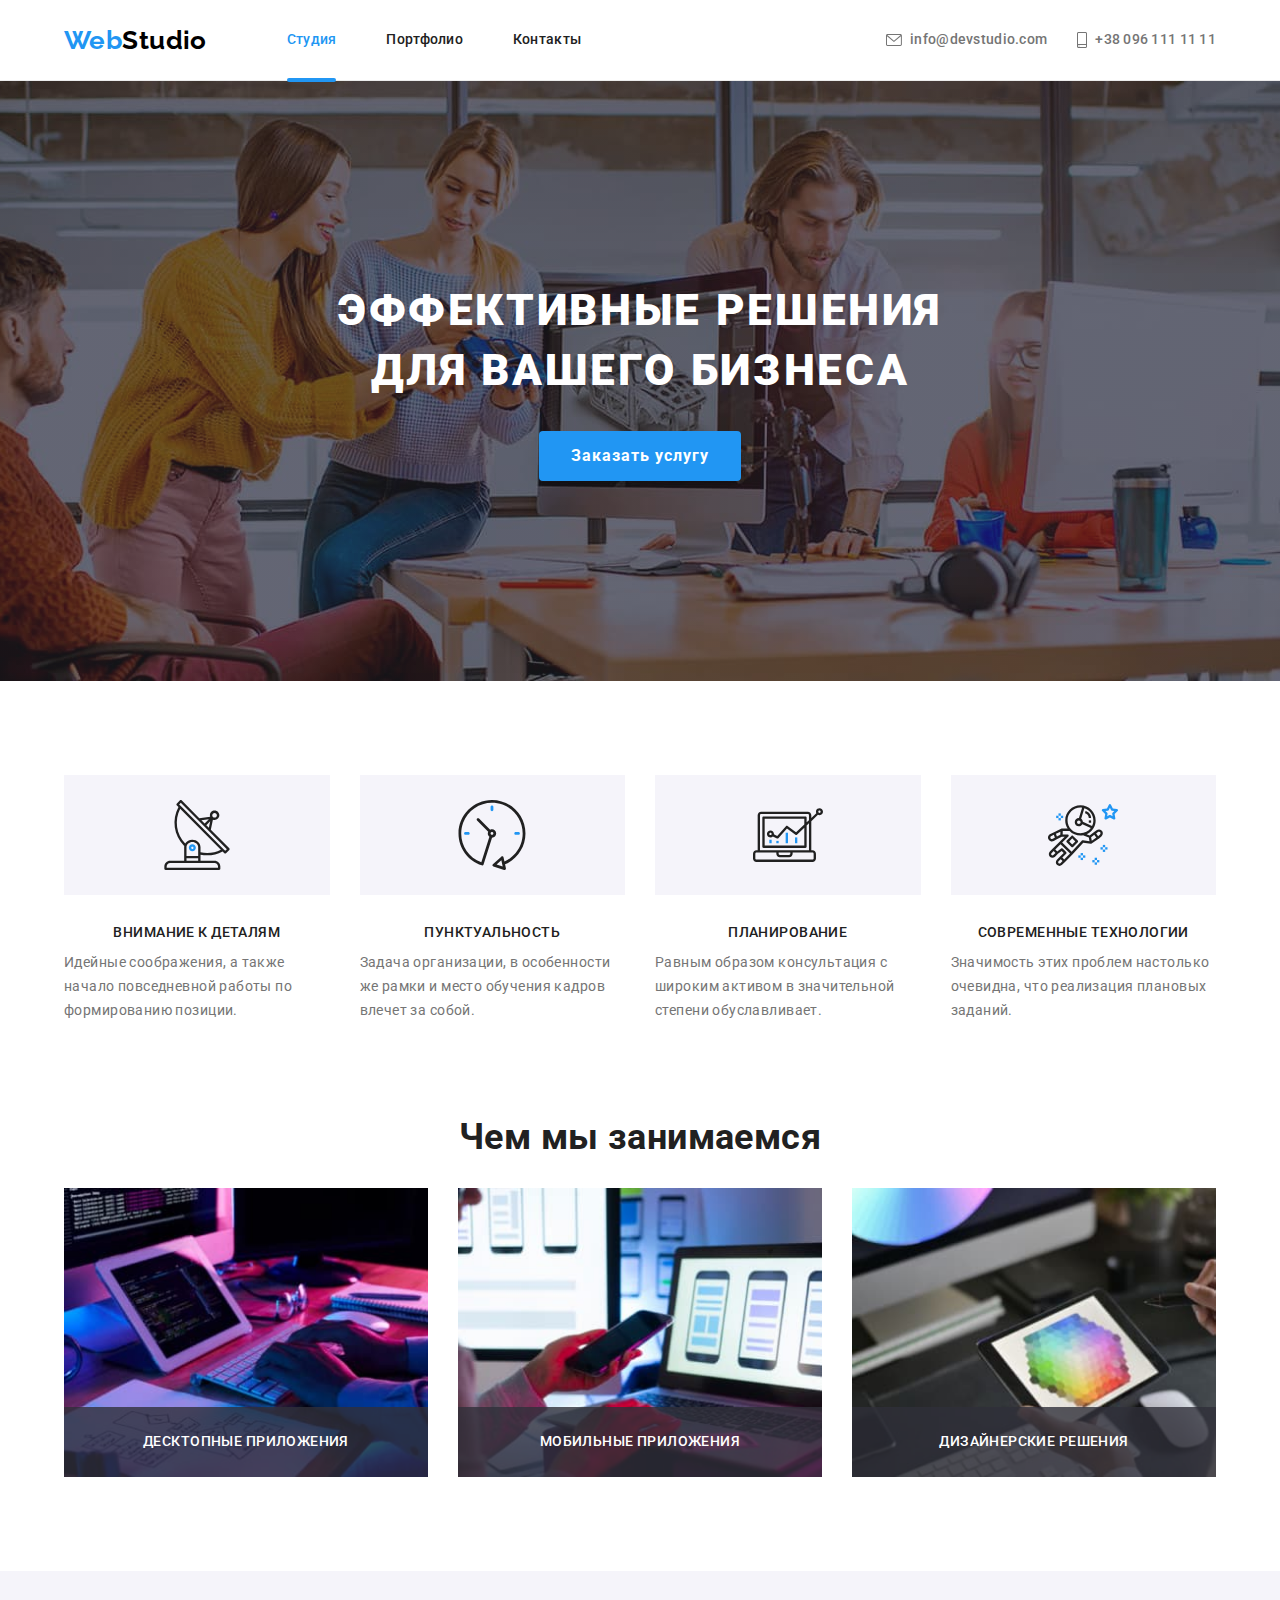
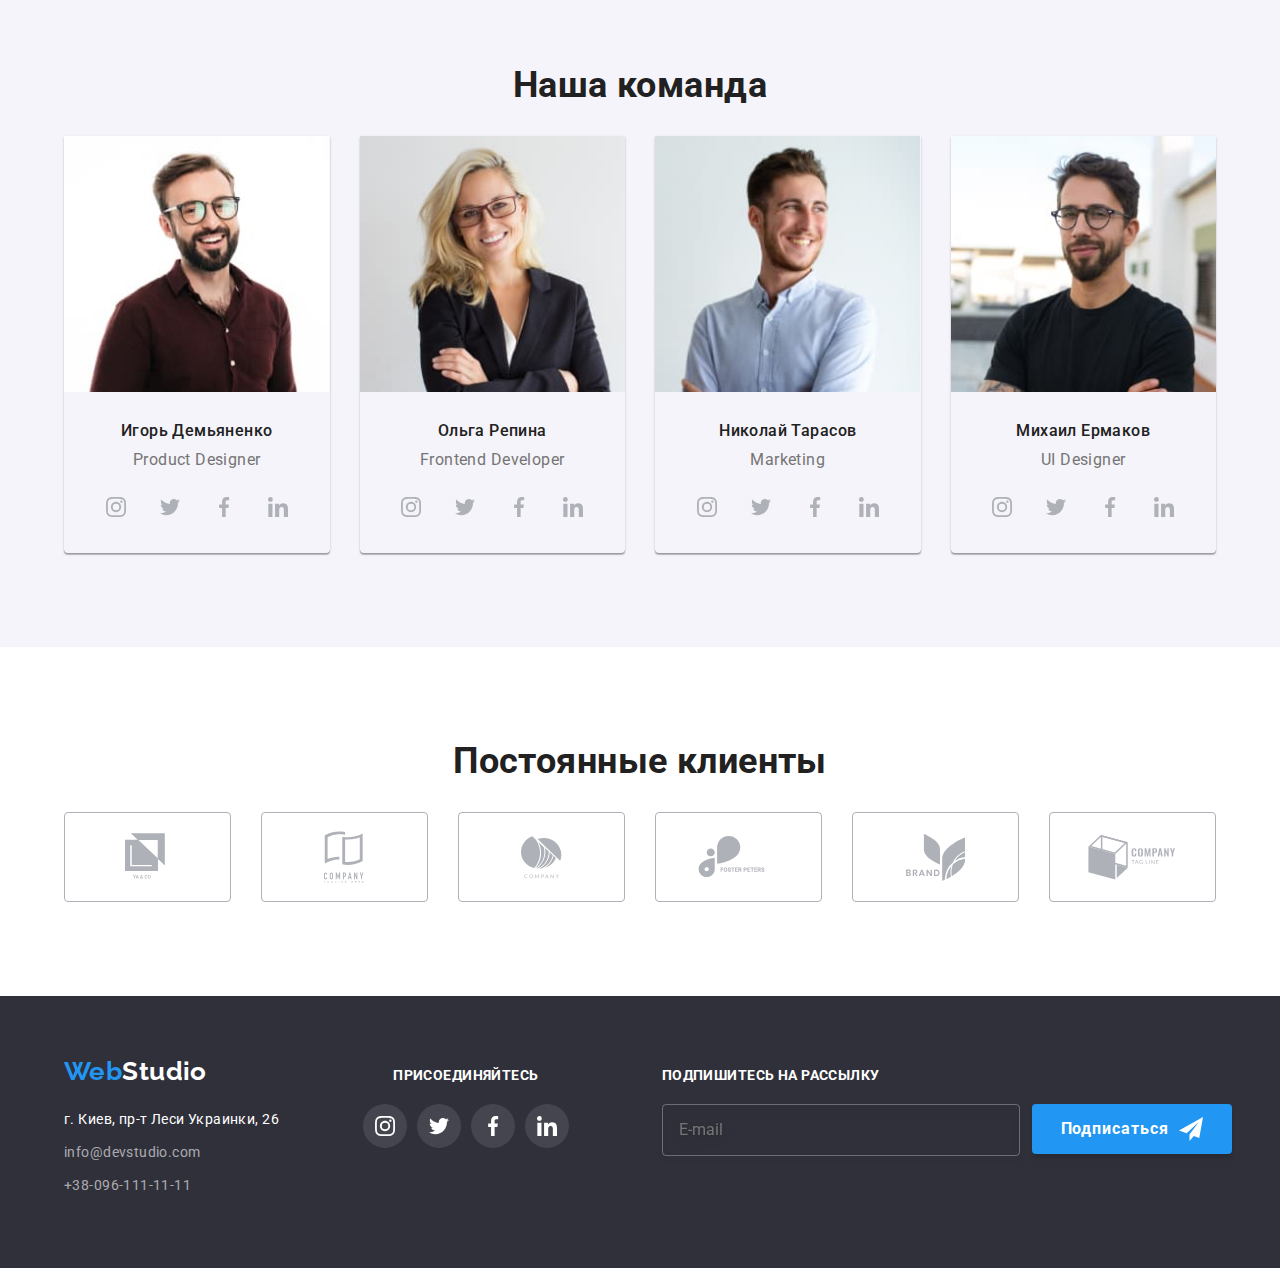
<file: index.html>
<!DOCTYPE html>
<html lang="ru">
  <head>
    <meta charset="UTF-8" />
    <meta name="viewport" content="width=device-width, initial-scale=1.0" />
    <title>main page</title>
    <link
      rel="stylesheet"
      href="https://fonts.googleapis.com/css2?family=Raleway:wght@700&family=Roboto:wght@400;500;700;900&display=swap"
    />
    <link
      rel="stylesheet"
      href="https://cdnjs.cloudflare.com/ajax/libs/modern-normalize/1.0.0/modern-normalize.min.css"
    />
    <link rel="stylesheet" href="./css/main.min.css" />
  </head>
  <body>
    <!--- шапка-->
    <header class="page-header">
      <div class="container header__nav">
        <a href="./index.html" lang="en" class="logo">
          <span class="logo__main">Web</span
          ><span class="logo__part">Studio</span>
        </a>
        <button
          type="button"
          class="nav-button"
          aria-expanded="false"
          aria-controls="menu__container"
          data-nav-button
        >
          <svg
            class="nav__icons"
            width="40"
            height="40"
            aria-label="Переключатель мобильного меню"
          >
            <use class="icon-cross" href="./img2/sprite.svg#icon-cross"></use>
            <use class="icon-menu" href="./img2/sprite.svg#icon-menu"></use>
          </svg>
        </button>
        <div class="menu__container" id="menu__container" data-menu>
          <nav>
            <ul class="menu list">
              <li class="menu__item">
                <a href="./" class="link link--current">Студия</a>
              </li>
              <li class="menu__item">
                <a href="./portfolio.html" class="link">Портфолио</a>
              </li>
              <li class="menu__item">
                <a href="" class="link">Контакты</a>
              </li>
            </ul>
          </nav>

          <!--  почта и телефон в шапке-->
          <ul class="contacts list">
            <li class="contacts__item">
              <a href="mailto:info@devstudio.com" class="link">
                <svg class="contacts__icon" width="16px" height="12px">
                  <use href="./img2/sprite.svg#icon-envelope"></use>
                </svg>
                info@devstudio.com</a
              >
            </li>
            <li class="contacts__item">
              <a href="tel:++38-096-111-11-11" class="link">
                <svg class="contacts__icon" width="10px" height="16px">
                  <use href="./img2/sprite.svg#icon-smartphone"></use>
                </svg>
                +38 096 111 11 11</a
              >
            </li>
          </ul>
        </div>
      </div>
    </header>
    <main>
      <!---Банер -->
      <section class="hero">
        <div class="hero__content">
          <h1 class="hero__title">
            Эффективные решения <br />
            для вашего бизнеса
          </h1>
          <button type="button" class="btn" data-modal-open>
            Заказать услугу
          </button>
        </div>
      </section>
      <!--- Advantages-->
      <section class="section feature">
        <div class="container">
          <h2 class="vissualy-hidden">Преимущества</h2>
          <ul class="feature__list list flexbox">
            <li class="feature__item icon-antenna">
              <h3 class="feature__subtitle subtitle">Внимание к деталям</h3>
              <p class="feature__text">
                Идейные соображения, а также начало повседневной работы по
                формированию позиции.
              </p>
            </li>
            <li class="feature__item icon-clock">
              <h3 class="feature__subtitle subtitle">Пунктуальность</h3>
              <p class="feature__text">
                Задача организации, в особенности же рамки и место обучения
                кадров влечет за собой.
              </p>
            </li>
            <li class="feature__item icon-diagram">
              <h3 class="feature__subtitle subtitle">Планирование</h3>
              <p class="feature__text">
                Равным образом консультация с широким активом в значительной
                степени обуславливает.
              </p>
            </li>
            <li class="feature__item icon-astronavt">
              <h3 class="feature__subtitle subtitle">Современные технологии</h3>
              <p class="feature__text">
                Значимость этих проблем настолько очевидна, что реализация
                плановых заданий.
              </p>
            </li>
          </ul>
        </div>
      </section>
      <!---Чем занимаются-->
      <section class="section work list">
        <div class="container">
          <h2 class="title">Чем мы занимаемся</h2>
          <ul class="work__list list">
            <!-- div for position -->
            <li class="work__item">
              <div class="work__thumb">
                <picture>
                  <source
                    srcset="
                      ./img2/desktop/img-work1.jpg    1x,
                      ./img2/desktop/img-work1@2x.jpg 2x
                    "
                    media="(min-width: 1200px)"
                  />
                  <img
                    src="./img2/desktop/img-work1.jpg"
                    alt="компьютер на столе"
                    width="370"
                  />
                </picture>
                <p class="work__subtitle subtitle">Десктопные приложения</p>
              </div>
            </li>

            <li class="work__item">
              <div class="work__thumb">
                <picture>
                  <source
                    srcset="
                      ./img2/desktop/img-work2.jpg    1x,
                      ./img2/desktop/img-work2@2x.jpg 2x
                    "
                    media="(min-width: 1200px)"
                  />
                  <img
                    src="./img2/desktop/img-work2.jpg"
                    alt="телефон в руке"
                    width="370"
                  />
                </picture>
                <p class="work__subtitle subtitle">Мобильные приложения</p>
              </div>
            </li>
            <li class="work__item">
              <div class="work__thumb">
                <picture>
                  <source
                    srcset="
                      ./img2/desktop/img-work3.jpg    1x,
                      ./img2/desktop/img-work3@2x.jpg 2x
                    "
                    media="(min-width: 1200px)"
                  />
                  <img
                    src="./img2/desktop/img-work3.jpg"
                    alt="компьютер на столе"
                    width="370"
                  />
                </picture>
                <p class="work__subtitle subtitle">Дизайнерские решения</p>
              </div>
            </li>
          </ul>
        </div>
      </section>
      <!--- team-->
      <section class="section team">
        <div class="container">
          <h2 class="title">Наша команда</h2>
          <ul class="team__list list">
            <li class="team__item">
              <picture>
                <source
                  srcset="
                    ./img2/desktop/img-team1.jpg    1x,
                    ./img2/desktop/img-team1@2x.jpg 2x
                  "
                  media="(min-width: 1200px)"
                />
                <source
                  srcset="
                    ./img2/tablet/img-team1.jpg    1x,
                    ./img2/tablet/img-team1@2x.jpg 2x
                  "
                  media="(min-width: 768px)"
                />
                <source
                  srcset="
                    ./img2/mobile/img-team1.jpg    1x,
                    ./img2/mobile/img-team1@2x.jpg 2x
                  "
                  media="(max-width: 767px)"
                />
                <img
                  src="./img2/mobile/img-team1.jpg"
                  alt="фото игорь демьяненко"
                />
              </picture>

              <div class="team__content">
                <h3 class="team__subtitle">Игорь Демьяненко</h3>
                <p lang="en" class="team__text text">Product Designer</p>
                <ul class="social list">
                  <li class="social__item">
                    <a
                      class="social__link"
                      href="https://www.instagram.com/"
                      target="_blank"
                      aria-label="ссылка Инстаграм"
                    >
                      <svg class="social__icon">
                        <use href="./img2/sprite.svg#icon-instagram"></use>
                      </svg>
                    </a>
                  </li>
                  <li class="social__item">
                    <a
                      class="social__link"
                      href="https://twitter.com/"
                      target="_blank"
                      aria-label="ссылка Твиттер"
                    >
                      <svg class="social__icon">
                        <use href="./img2/sprite.svg#icon-twitter"></use>
                      </svg>
                    </a>
                  </li>
                  <li class="social__item">
                    <a
                      class="social__link"
                      href="https://facebook.com/"
                      target="_blank"
                      aria-label="ссылка Фейсбук"
                    >
                      <svg class="social__icon">
                        <use href="./img2/sprite.svg#icon-facebook"></use>
                      </svg>
                    </a>
                  </li>
                  <li class="social__item">
                    <a
                      class="social__link"
                      href="https://www.linkedin.com/"
                      target="_blank"
                      aria-label="ссылка Линкедин"
                    >
                      <svg class="social__icon">
                        <use href="./img2/sprite.svg#icon-linkedin"></use>
                      </svg>
                    </a>
                  </li>
                </ul>
              </div>
            </li>
            <li class="team__item">
              <picture>
                <source
                  srcset="
                    ./img2/desktop/img-team2.jpg    1x,
                    ./img2/desktop/img-team2@2x.jpg 2x
                  "
                  media="(min-width: 1200px)"
                />
                <source
                  srcset="
                    ./img2/tablet/img-team2.jpg    1x,
                    ./img2/tablet/img-team2@2x.jpg 2x
                  "
                  media="(min-width: 768px)"
                />
                <source
                  srcset="
                    ./img2/mobile/img-team2.jpg    1x,
                    ./img2/mobile/img-team2@2x.jpg 2x
                  "
                  media="(max-width: 767px)"
                />
                <img
                  src="./img2/mobile/img-team2.jpg"
                  alt="фото Ольга Репина"
                />
              </picture>
              <div class="team__content">
                <h3 class="team__subtitle">Ольга Репина</h3>
                <p lang="en" class="team__text text">Frontend Developer</p>
                <ul class="social list">
                  <li class="social__item">
                    <a
                      class="social__link"
                      href="https://www.instagram.com/"
                      target="_blank"
                      aria-label="ссылка Инстаграм"
                    >
                      <svg class="social__icon">
                        <use href="./img2/sprite.svg#icon-instagram"></use>
                      </svg>
                    </a>
                  </li>
                  <li class="social__item">
                    <a
                      class="social__link"
                      href="https://twitter.com/"
                      target="_blank"
                      aria-label="ссылка Твиттер"
                    >
                      <svg class="social__icon">
                        <use href="./img2/sprite.svg#icon-twitter"></use>
                      </svg>
                    </a>
                  </li>
                  <li class="social__item">
                    <a
                      class="social__link"
                      href="https://facebook.com/"
                      target="_blank"
                      aria-label="ссылка Фейсбук"
                    >
                      <svg class="social__icon">
                        <use href="./img2/sprite.svg#icon-facebook"></use>
                      </svg>
                    </a>
                  </li>
                  <li class="social__item">
                    <a
                      class="social__link"
                      href="https://www.linkedin.com/"
                      target="_blank"
                      aria-label="ссылка Линкедин"
                    >
                      <svg class="social__icon">
                        <use href="./img2/sprite.svg#icon-linkedin"></use>
                      </svg>
                    </a>
                  </li>
                </ul>
              </div>
            </li>
            <li class="team__item">
              <picture>
                <source
                  srcset="
                    ./img2/desktop/img-team3.jpg    1x,
                    ./img2/desktop/img-team3@2x.jpg 2x
                  "
                  media="(min-width: 1200px)"
                />
                <source
                  srcset="
                    ./img2/tablet/img-team3.jpg    1x,
                    ./img2/tablet/img-team3@2x.jpg 2x
                  "
                  media="(min-width: 768px)"
                />
                <source
                  srcset="
                    ./img2/mobile/img-team3.jpg    1x,
                    ./img2/mobile/img-team3@2x.jpg 2x
                  "
                  media="(max-width: 767px)"
                />
                <img
                  src="./img2/mobile/img-team3.jpg"
                  alt="фото Николай Тарасов"
                />
              </picture>
              <div class="team__content">
                <h3 class="team__subtitle">Николай Тарасов</h3>
                <p lang="en" class="team__text text">Marketing</p>
                <ul class="social list">
                  <li class="social__item">
                    <a
                      class="social__link"
                      href="https://www.instagram.com/"
                      target="_blank"
                      aria-label="ссылка Инстаграм"
                    >
                      <svg class="social__icon">
                        <use href="./img2/sprite.svg#icon-instagram"></use>
                      </svg>
                    </a>
                  </li>
                  <li class="social__item">
                    <a
                      class="social__link"
                      href="https://twitter.com/"
                      target="_blank"
                      aria-label="ссылка Твиттер"
                    >
                      <svg class="social__icon">
                        <use href="./img2/sprite.svg#icon-twitter"></use>
                      </svg>
                    </a>
                  </li>
                  <li class="social__item">
                    <a
                      class="social__link"
                      href="https://facebook.com/"
                      target="_blank"
                      aria-label="ссылка Фейсбук"
                    >
                      <svg class="social__icon">
                        <use href="./img2/sprite.svg#icon-facebook"></use>
                      </svg>
                    </a>
                  </li>
                  <li class="social__item">
                    <a
                      class="social__link"
                      href="https://www.linkedin.com/"
                      target="_blank"
                      aria-label="ссылка Линкедин"
                    >
                      <svg class="social__icon">
                        <use href="./img2/sprite.svg#icon-linkedin"></use>
                      </svg>
                    </a>
                  </li>
                </ul>
              </div>
            </li>
            <li class="team__item">
              <picture>
                <source
                  srcset="
                    ./img2/desktop/img-team4.jpg    1x,
                    ./img2/desktop/img-team4@2x.jpg 2x
                  "
                  media="(min-width: 1200px)"
                />
                <source
                  srcset="
                    ./img2/tablet/img-team4.jpg    1x,
                    ./img2/tablet/img-team4@2x.jpg 2x
                  "
                  media="(min-width: 768px)"
                />
                <source
                  srcset="
                    ./img2/mobile/img-team4.jpg    1x,
                    ./img2/mobile/img-team4@2x.jpg 2x
                  "
                  media="(max-width: 767px)"
                />
                <img
                  src="./img2/mobile/img-team4.jpg"
                  alt="фото Михаил Ермаков"
                />
              </picture>
              <div class="team__content">
                <h3 class="team__subtitle">Михаил Ермаков</h3>
                <p lang="en" class="team__text text">UI Designer</p>
                <ul class="social list">
                  <li class="social__item">
                    <a
                      class="social__link"
                      href="https://www.instagram.com/"
                      target="_blank"
                      aria-label="ссылка Инстаграм"
                    >
                      <svg class="social__icon">
                        <use href="./img2/sprite.svg#icon-instagram"></use>
                      </svg>
                    </a>
                  </li>
                  <li class="social__item">
                    <a
                      class="social__link"
                      href="https://twitter.com/"
                      target="_blank"
                      aria-label="ссылка Твиттер"
                    >
                      <svg class="social__icon">
                        <use href="./img2/sprite.svg#icon-twitter"></use>
                      </svg>
                    </a>
                  </li>
                  <li class="social__item">
                    <a
                      class="social__link"
                      href="https://facebook.com/"
                      target="_blank"
                      aria-label="ссылка Фейсбук"
                    >
                      <svg class="social__icon">
                        <use href="./img2/sprite.svg#icon-facebook"></use>
                      </svg>
                    </a>
                  </li>
                  <li class="social__item">
                    <a
                      class="social__link"
                      href="https://www.linkedin.com/"
                      target="_blank"
                      aria-label="ссылка Линкедин"
                    >
                      <svg class="social__icon">
                        <use href="./img2/sprite.svg#icon-linkedin"></use>
                      </svg>
                    </a>
                  </li>
                </ul>
              </div>
            </li>
          </ul>
        </div>
      </section>
      <!-- Klients -->
      <section class="section">
        <div class="container">
          <h2 class="title">Постоянные клиенты</h2>
          <ul class="client list">
            <li class="client__item">
              <a class="client__link" href="">
                <svg class="client__icon" width="44px" height="49px">
                  <use href="./img2/sprite.svg#icon-logo-1"></use>
                </svg>
              </a>
            </li>
            <li class="client__item">
              <a class="client__link" href=""
                ><svg class="client__icon" width="40px" height="52px">
                  <use href="./img2/sprite.svg#icon-logo-2"></use>
                </svg>
              </a>
            </li>
            <li class="client__item">
              <a class="client__link" href=""
                ><svg class="client__icon" width="41px" height="43px">
                  <use href="./img2/sprite.svg#icon-logo-3"></use>
                </svg>
              </a>
            </li>
            <li class="client__item">
              <a class="client__link" href=""
                ><svg class="client__icon" width="80px" height="42px">
                  <use href="./img2/sprite.svg#icon-logo-4"></use>
                </svg>
              </a>
            </li>
            <li class="client__item">
              <a class="client__link" href=""
                ><svg class="client__icon" width="59px" height="47px">
                  <use href="./img2/sprite.svg#icon-logo-5"></use>
                </svg>
              </a>
            </li>
            <li class="client__item">
              <a class="client__link" href=""
                ><svg class="client__icon" width="88px" height="45px">
                  <use href="./img2/sprite.svg#icon-logo-6"></use>
                </svg>
              </a>
            </li>
          </ul>
        </div>
      </section>
    </main>

    <!--- футер-->

    <footer class="footer">
      <div class="container footer__desktop">
        <div class="footer__tablet">
          <div class="footer__address">
            <a lang="en" href="WebStudio" class="footer__logo logo"
              ><span class="logo__main">Web</span>Studio</a
            >
            <address class="address">
              <span class="adress__item">г. Киев, пр-т Леси Украинки, 26</span>

              <a
                href="mailto:info@devstudio.com"
                class="adress__link adress__item"
                >info@devstudio.com</a
              >
              <a href="tel:++38-096-111-11-11" class="adress__link adress__item"
                >+38-096-111-11-11
              </a>
            </address>
          </div>

          <div class="footer__social">
            <b class="footer__subtitle subtitle">присоединяйтесь</b>
            <ul class="social list">
              <li class="social__item">
                <a
                  class="social__link--white"
                  href="https://www.instagram.com/"
                  target="_blank"
                  aria-label="ссылка Инстаграм"
                >
                  <svg class="social__icon--white">
                    <use href="./img2/sprite.svg#icon-instagram"></use>
                  </svg>
                </a>
              </li>
              <li class="social__item">
                <a
                  class="social__link--white"
                  href="https://twitter.com/"
                  target="_blank"
                  aria-label="ссылка Твиттер"
                >
                  <svg class="social__icon--white">
                    <use href="./img2/sprite.svg#icon-twitter"></use>
                  </svg>
                </a>
              </li>
              <li class="social__item">
                <a
                  class="social__link--white"
                  href="https://facebook.com/"
                  target="_blank"
                  aria-label="ссылка Фейсбук"
                >
                  <svg class="social__icon--white">
                    <use href="./img2/sprite.svg#icon-facebook"></use>
                  </svg>
                </a>
              </li>
              <li class="social__item">
                <a
                  class="social__link--white"
                  href="https://www.linkedin.com/"
                  target="_blank"
                  aria-label="ссылка Линкедин"
                >
                  <svg class="social__icon--white">
                    <use href="./img2/sprite.svg#icon-linkedin"></use>
                  </svg>
                </a>
              </li>
            </ul>
          </div>
        </div>

        <!-- подпишитесь на рассылку -->
        <div class="subscribe">
          <b class="footer__subtitle subtitle">Подпишитесь на рассылку</b>

          <form class="subscribe__form">
            <input
              class="subscribe__mail"
              type="email"
              name="mail"
              id="mail"
              placeholder="E-mail"
            />

            <button type="submit" class="subscribe__btn btn">
              Подписаться
              <svg class="subscribe__icon" width="24px" height="24px">
                <use href="./img2/sprite.svg#icon-send"></use>
              </svg>
            </button>
            <!-- </div> -->
          </form>
        </div>
      </div>
    </footer>
    <div class="backdrop is-hidden" data-modal>
      <div class="modal">
        <button type="button" data-modal-close class="modal__btn-close">
          <svg width="18px" height="18px">
            <use href="./img2/sprite.svg#icon-close-button"></use>
          </svg>
        </button>

        <!-- forms -->

        <form class="form" autocomplete="off">
          <b class="form__title">Оставьте свои данные, мы вам перезвоним</b>
          <!-- <div class="form__field"> -->
          <label class="form__field">
            <span class="form__label">Имя</span>
            <span class="form__area">
              <input
                class="form__input"
                type="tel"
                name="tel"
                placeholder=" "
              />
              <svg class="form__icon" width="18px" height="18px">
                <use href="./img2/sprite.svg#icon-person"></use>
              </svg>
            </span>
          </label>

          <!-- телефон -->

          <label class="form__field">
            <span class="form__label">Телефон</span>
            <span class="form__area">
              <input
                class="form__input"
                type="tel"
                name="tel"
                placeholder=" "
              />
              <svg class="form__icon" width="18px" height="18px">
                <use href="./img2/sprite.svg#icon-phone"></use>
              </svg>
            </span>
          </label>

          <!-- почта -->

          <label class="form__field">
            <span class="form__label">Почта</span>
            <span class="form__area">
              <input
                class="form__input"
                type="tel"
                name="tel"
                placeholder=" "
              />
              <svg class="form__icon" width="18px" height="18px">
                <use href="./img2/sprite.svg#icon-email"></use>
              </svg>
            </span>
          </label>

          <!-- comments -->
          <label class="form__field">
            <span class="form__label">Комментарий</span>
            <span class="form__area">
              <textarea
                class="form__textarea"
                name="comments"
                id="comments"
                rows="7"
                placeholder="Введите текст"
              ></textarea>
            </span>
          </label>
          <!-- согласие -->

          <label for="checkbox" class="checkbox__label"
            ><input type="checkbox" class="checkbox" id="checkbox" />
            <span class="checkbox__text"
              >Соглашаюсь с рассылкой и принимаю
              <a href="/" class="checkbox__link"> Условия договора</a>
            </span>
          </label>

          <!-- кнопка отправить -->
          <div class="submit">
            <button type="submit" class="btn submit__btn">Отправить</button>
          </div>
        </form>
      </div>
    </div>

    <!-- оформление форм  -->

    <script src="./js/mobile.js"></script>
    <script src="./js/modal.js"></script>
      <script>
        const { height: pageHeaderHeight } = document
          .querySelector(".page-header")
          .getBoundingClientRect();

        document.body.style.paddingTop = `${pageHeaderHeight}px`;
      </script>
  </body>
</html>
</file>
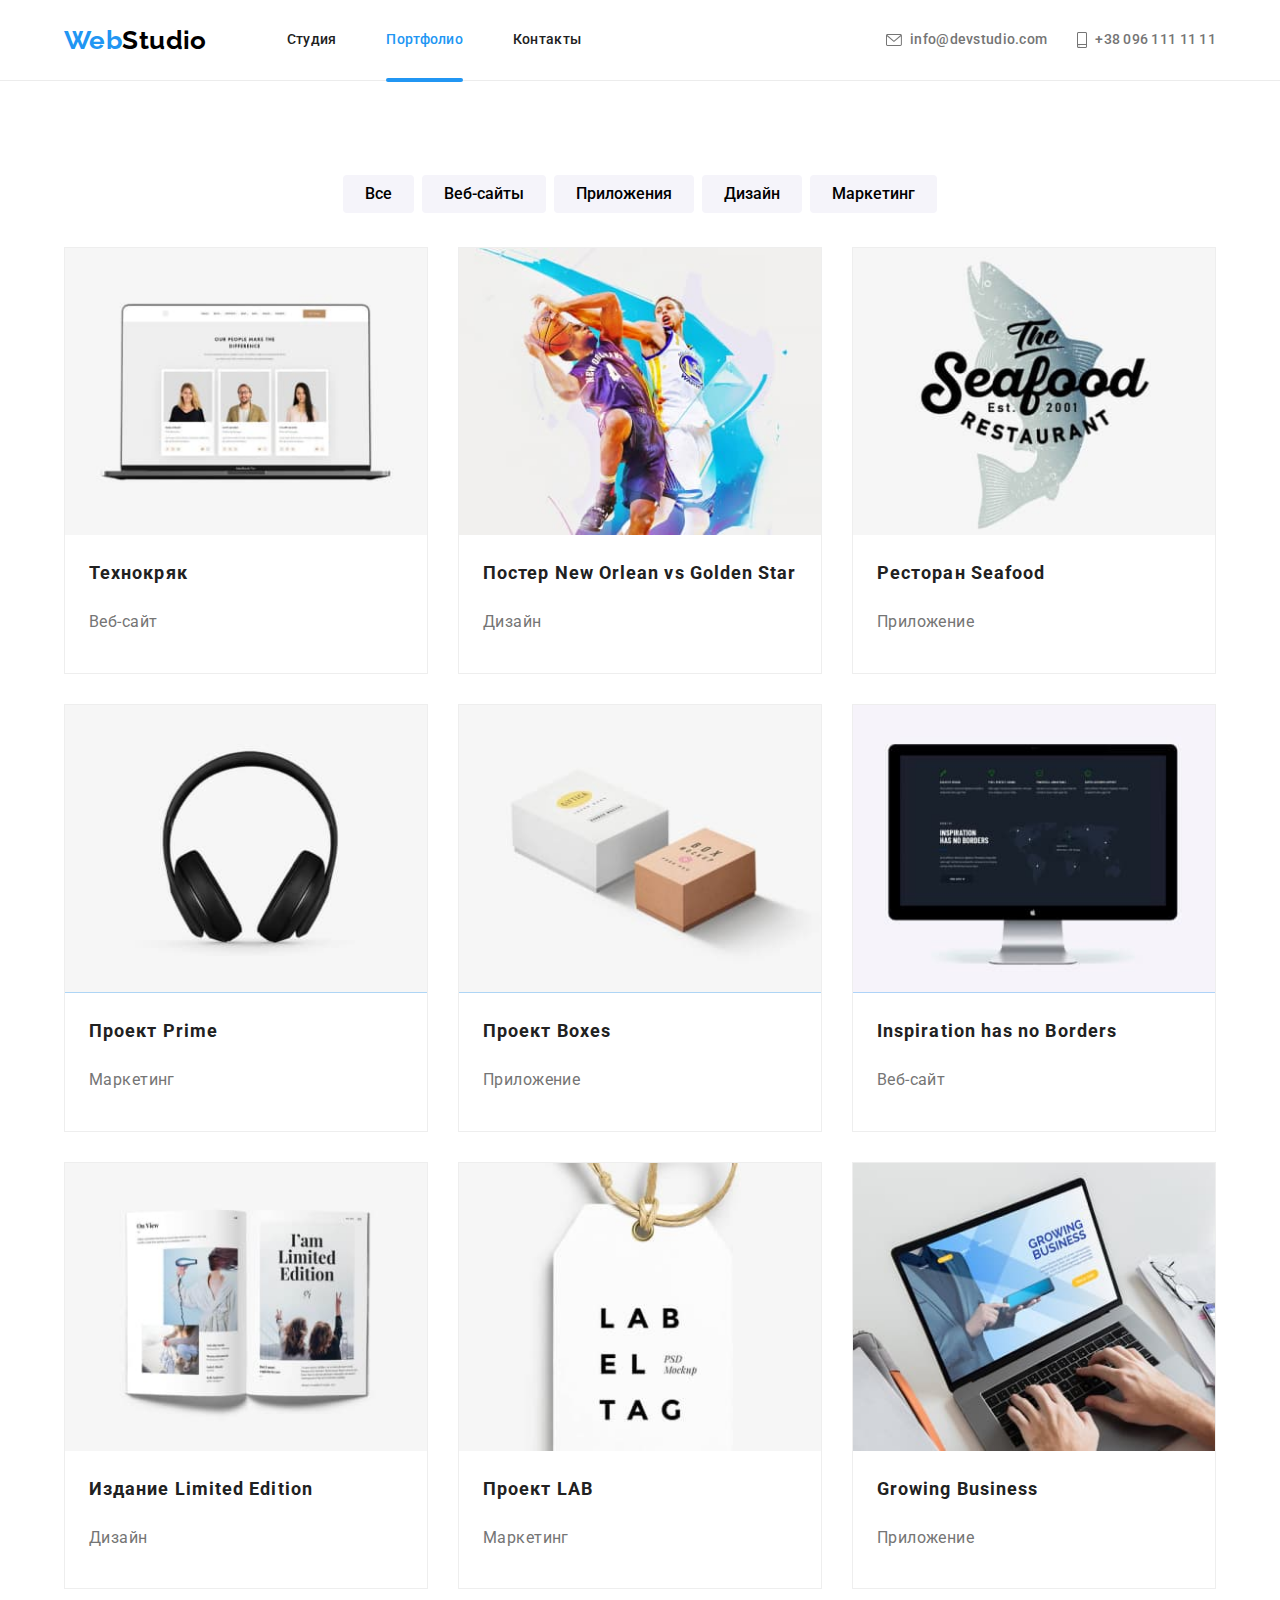
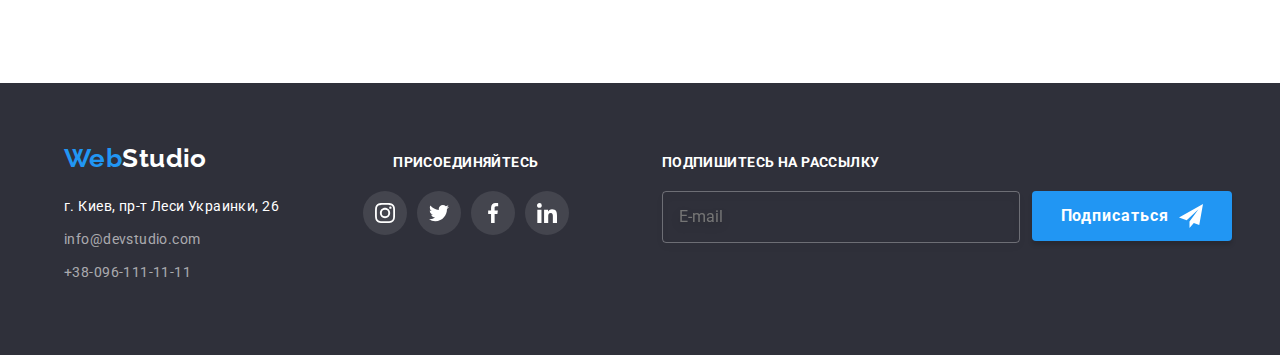
<file: portfolio.html>
<!DOCTYPE html>
<html lang="ru">
  <head>
    <meta charset="UTF-8" />
    <meta name="viewport" content="width=device-width, initial-scale=1.0" />
    <title>portfolio</title>
    <link
      rel="stylesheet"
      href="https://fonts.googleapis.com/css2?family=Raleway:wght@700&family=Roboto:wght@400;500;700;900&display=swap"
    />
    <link
      rel="stylesheet"
      href="https://cdnjs.cloudflare.com/ajax/libs/modern-normalize/1.0.0/modern-normalize.min.css"
    />
    <link rel="stylesheet" href="./css/portfolio.min.css" />
  </head>
  <body>
    <!--- шапка-->
    <header class="page-header">
      <div class="container header__nav">
        <a href="./index.html" lang="en" class="logo">
          <span class="logo__main">Web</span
          ><span class="logo__part">Studio</span>
        </a>
        <button
          type="button"
          class="nav-button"
          aria-expanded="false"
          aria-controls="menu__container"
          data-nav-button
        >
          <svg
            class="nav__icons"
            width="40"
            height="40"
            aria-label="Переключатель мобильного меню"
          >
            <use class="icon-cross" href="./img2/sprite.svg#icon-cross"></use>
            <use class="icon-menu" href="./img2/sprite.svg#icon-menu"></use>
          </svg>
        </button>
        <div class="menu__container" id="menu__container" data-menu>
          <nav>
            <ul class="menu list">
              <li class="menu__item">
                <a href="./" class="link">Студия</a>
              </li>
              <li class="menu__item">
                <a href="./portfolio.html" class="link link--current"
                  >Портфолио</a
                >
              </li>
              <li class="menu__item">
                <a href="" class="link">Контакты</a>
              </li>
            </ul>
          </nav>

          <!--  почта и телефон в шапке-->
          <ul class="contacts list">
            <li class="contacts__item">
              <a href="mailto:info@devstudio.com" class="link">
                <svg class="contacts__icon" width="16px" height="12px">
                  <use href="./img2/sprite.svg#icon-envelope"></use>
                </svg>
                info@devstudio.com</a
              >
            </li>
            <li class="contacts__item">
              <a href="tel:++38-096-111-11-11" class="link">
                <svg class="contacts__icon" width="10px" height="16px">
                  <use href="./img2/sprite.svg#icon-smartphone"></use>
                </svg>
                +38 096 111 11 11</a
              >
            </li>
          </ul>
        </div>
      </div>
    </header>
    <main>
      <!---Наши работы -->
      <section class="section portfolio">
        <h1 class="vissualy-hidden">Наши работы</h1>
        <div class="container">
          <ul class="filters list flexbox">
            <li class="filters__item">
              <button class="filters__button">Все</button>
            </li>
            <li class="filters__item">
              <button class="filters__button active">Веб-сайты</button>
            </li>
            <li class="filters__item">
              <button class="filters__button">Приложения</button>
            </li>
            <li class="filters__item">
              <button class="filters__button">Дизайн</button>
            </li>
            <li class="filters__item">
              <button class="filters__button">Маркетинг</button>
            </li>
          </ul>
          <ul class="portfolio list flexbox">
            <li class="portfolio__item">
              <a class="portfolio__link" href="">
                <div class="portfolio__overlay">
                  <picture>
                    <source
                      srcset="
                        ./img2/desktop/img-gallery1.jpg    1x,
                        ./img2/desktop/img-gallery1@2x.jpg 2x
                      "
                      media="(min-width: 1200px)"
                    />
                    <source
                      srcset="
                        ./img2/tablet/img-gallery1.jpg    1x,
                        ./img2/tablet/img-gallery1@2x.jpg 2x
                      "
                      media="(min-width: 768px)"
                    />
                    <source
                      srcset="
                        ./img2/mobile/img-gallery1.jpg    1x,
                        ./img2/mobile/img-gallery1@2x.jpg 2x
                      "
                      media="(max-width: 767px)"
                    />
                    <img
                      src="./img2/mobile/img-gallery1.jpg"
                      alt="экран с фото"
                    />
                  </picture>

                  <p class="portfolio__overlay-text">
                    Технокряк это современная площадка распространения
                    коронавируса. Компании используют эту платформу для
                    цифрового шпионажа и атак на защищённые сервера конкурентов
                  </p>
                </div>
                <div class="portfolio__servise">
                  <h2 class="portfolio__title">Технокряк</h2>
                  <p class="text">Веб-сайт</p>
                </div>
              </a>
            </li>
            <li class="portfolio__item">
              <a class="portfolio__link" href="">
                <div class="portfolio__overlay">
                  <picture>
                    <source
                      srcset="
                        ./img2/desktop/img-gallery2.jpg    1x,
                        ./img2/desktop/img-gallery2@2x.jpg 2x
                      "
                      media="(min-width: 1200px)"
                    />
                    <source
                      srcset="
                        ./img2/tablet/img-gallery2.jpg    1x,
                        ./img2/tablet/img-gallery2@2x.jpg 2x
                      "
                      media="(min-width: 768px)"
                    />
                    <source
                      srcset="
                        ./img2/mobile/img-gallery2.jpg    1x,
                        ./img2/mobile/img-gallery2@2x.jpg 2x
                      "
                      media="(max-width: 767px)"
                    />
                    <img
                      src="./img2/mobile/img-gallery2.jpg"
                      alt="баскетболисты с мячем"
                    />
                  </picture>

                  <p class="portfolio__overlay-text">
                    Технокряк это современная площадка распространения
                    коронавируса. Компании используют эту платформу для
                    цифрового шпионажа и атак на защищённые сервера конкурентов
                  </p>
                </div>
                <div class="portfolio__servise">
                  <h2 lang="en" class="portfolio__title">
                    Постер New Orlean vs Golden Star
                  </h2>
                  <p class="text">Дизайн</p>
                </div>
              </a>
            </li>
            <li class="portfolio__item">
              <a href="">
                <div class="portfolio__overlay">
                  <picture>
                    <source
                      srcset="
                        ./img2/desktop/img-gallery3.jpg    1x,
                        ./img2/desktop/img-gallery3@2x.jpg 2x
                      "
                      media="(min-width: 1200px)"
                    />
                    <source
                      srcset="
                        ./img2/tablet/img-gallery3.jpg    1x,
                        ./img2/tablet/img-gallery3@2x.jpg 2x
                      "
                      media="(min-width: 768px)"
                    />
                    <source
                      srcset="
                        ./img2/mobile/img-gallery3.jpg    1x,
                        ./img2/mobile/img-gallery3@2x.jpg 2x
                      "
                      media="(max-width: 767px)"
                    />
                    <img
                      src="./img2/mobile/img-gallery3.jpg"
                      alt="акула с надписью"
                    />
                  </picture>
                  <p class="portfolio__overlay-text">
                    Технокряк это современная площадка распространения
                    коронавируса. Компании используют эту платформу для
                    цифрового шпионажа и атак на защищённые сервера конкурентов
                  </p>
                </div>
                <div class="portfolio__servise">
                  <h2 class="portfolio__title">Ресторан Seafood</h2>
                  <p class="text">Приложение</p>
                </div>
              </a>
            </li>
            <li class="portfolio__item">
              <a class="portfolio__link" href="">
                <div class="portfolio__overlay">
                  <picture>
                    <source
                      srcset="
                        ./img2/desktop/img-gallery4.jpg    1x,
                        ./img2/desktop/img-gallery4@2x.jpg 2x
                      "
                      media="(min-width: 1200px)"
                    />
                    <source
                      srcset="
                        ./img2/tablet/img-gallery4.jpg    1x,
                        ./img2/tablet/img-gallery4@2x.jpg 2x
                      "
                      media="(min-width: 768px)"
                    />
                    <source
                      srcset="
                        ./img2/mobile/img-gallery4.jpg    1x,
                        ./img2/mobile/img-gallery4@2x.jpg 2x
                      "
                      media="(max-width: 767px)"
                    />
                    <img src="./img2/mobile/img-gallery4.jpg" alt="наушники" />
                  </picture>

                  <p class="portfolio__overlay-text">
                    Технокряк это современная площадка распространения
                    коронавируса. Компании используют эту платформу для
                    цифрового шпионажа и атак на защищённые сервера конкурентов
                  </p>
                </div>
                <div class="portfolio__servise">
                  <h2 class="portfolio__title">Проект Prime</h2>
                  <p class="text">Маркетинг</p>
                </div>
              </a>
            </li>
            <li class="portfolio__item">
              <a class="portfolio__link" href="">
                <div class="portfolio__overlay">
                  <picture>
                    <source
                      srcset="
                        ./img2/desktop/img-gallery5.jpg    1x,
                        ./img2/desktop/img-gallery5@2x.jpg 2x
                      "
                      media="(min-width: 1200px)"
                    />
                    <source
                      srcset="
                        ./img2/tablet/img-gallery5.jpg    1x,
                        ./img2/tablet/img-gallery5@2x.jpg 2x
                      "
                      media="(min-width: 768px)"
                    />
                    <source
                      srcset="
                        ./img2/mobile/img-gallery5.jpg    1x,
                        ./img2/mobile/img-gallery5@2x.jpg 2x
                      "
                      media="(max-width: 767px)"
                    />
                    <img src="./img2/mobile/img-gallery5.jpg" alt="коробочки" />
                  </picture>

                  <p class="portfolio__overlay-text">
                    Технокряк это современная площадка распространения
                    коронавируса. Компании используют эту платформу для
                    цифрового шпионажа и атак на защищённые сервера конкурентов
                  </p>
                </div>
                <div class="portfolio__servise">
                  <h2 class="portfolio__title">Проект Boxes</h2>
                  <p class="text">Приложение</p>
                </div>
              </a>
            </li>
            <li class="portfolio__item">
              <a class="portfolio__link" href="">
                <div class="portfolio__overlay">
                  <picture>
                    <source
                      srcset="
                        ./img2/desktop/img-gallery6.jpg    1x,
                        ./img2/desktop/img-gallery6@2x.jpg 2x
                      "
                      media="(min-width: 1200px)"
                    />
                    <source
                      srcset="
                        ./img2/tablet/img-gallery6.jpg    1x,
                        ./img2/tablet/img-gallery6@2x.jpg 2x
                      "
                      media="(min-width: 768px)"
                    />
                    <source
                      srcset="
                        ./img2/mobile/img-gallery6.jpg    1x,
                        ./img2/mobile/img-gallery6@2x.jpg 2x
                      "
                      media="(max-width: 767px)"
                    />
                    <img src="./img2/mobile/img-gallery6.jpg" alt="монитор" />
                  </picture>

                  <p class="portfolio__overlay-text">
                    Технокряк это современная площадка распространения
                    коронавируса. Компании используют эту платформу для
                    цифрового шпионажа и атак на защищённые сервера конкурентов
                  </p>
                </div>
                <div class="portfolio__servise">
                  <h2 lang="en" class="portfolio__title">
                    Inspiration has no Borders
                  </h2>
                  <p class="text">Веб-сайт</p>
                </div>
              </a>
            </li>
            <li class="portfolio__item">
              <a href="">
                <div class="portfolio__overlay">
                  <picture>
                    <source
                      srcset="
                        ./img2/desktop/img-gallery7.jpg    1x,
                        ./img2/desktop/img-gallery7@2x.jpg 2x
                      "
                      media="(min-width: 1200px)"
                    />
                    <source
                      srcset="
                        ./img2/tablet/img-gallery7.jpg    1x,
                        ./img2/tablet/img-gallery7@2x.jpg 2x
                      "
                      media="(min-width: 768px)"
                    />
                    <source
                      srcset="
                        ./img2/mobile/img-gallery7.jpg    1x,
                        ./img2/mobile/img-gallery7@2x.jpg 2x
                      "
                      media="(max-width: 767px)"
                    />
                    <img src="./img2/mobile/img-gallery7.jpg" alt="журнал" />
                  </picture>

                  <p class="portfolio__overlay-text">
                    Технокряк это современная площадка распространения
                    коронавируса. Компании используют эту платформу для
                    цифрового шпионажа и атак на защищённые сервера конкурентов
                  </p>
                </div>
                <div class="portfolio__servise">
                  <h2 class="portfolio__title">Издание Limited Edition</h2>
                  <p class="text">Дизайн</p>
                </div>
              </a>
            </li>
            <li class="portfolio__item">
              <a class="portfolio__link" href="">
                <div class="portfolio__overlay">
                  <picture>
                    <source
                      srcset="
                        ./img2/desktop/img-gallery8.jpg    1x,
                        ./img2/desktop/img-gallery8@2x.jpg 2x
                      "
                      media="(min-width: 1200px)"
                    />
                    <source
                      srcset="
                        ./img2/tablet/img-gallery8.jpg    1x,
                        ./img2/tablet/img-gallery8@2x.jpg 2x
                      "
                      media="(min-width: 768px)"
                    />
                    <source
                      srcset="
                        ./img2/mobile/img-gallery8.jpg    1x,
                        ./img2/mobile/img-gallery8@2x.jpg 2x
                      "
                      media="(max-width: 767px)"
                    />
                    <img src="./img2/mobile/img-gallery8.jpg" alt="бирка" />
                  </picture>
                  <p class="portfolio__overlay-text">
                    Технокряк это современная площадка распространения
                    коронавируса. Компании используют эту платформу для
                    цифрового шпионажа и атак на защищённые сервера конкурентов
                  </p>
                </div>
                <div class="portfolio__servise">
                  <h2 class="portfolio__title">Проект LAB</h2>
                  <p class="text">Маркетинг</p>
                </div>
              </a>
            </li>
            <li class="portfolio__item">
              <a class="portfolio__link" href="">
                <div class="portfolio__overlay">
                  <picture>
                    <source
                      srcset="
                        ./img2/desktop/img-gallery9.jpg    1x,
                        ./img2/desktop/img-gallery9@2x.jpg 2x
                      "
                      media="(min-width: 1200px)"
                    />
                    <source
                      srcset="
                        ./img2/tablet/img-gallery9.jpg    1x,
                        ./img2/tablet/img-gallery9@2x.jpg 2x
                      "
                      media="(min-width: 768px)"
                    />
                    <source
                      srcset="
                        ./img2/mobile/img-gallery9.jpg    1x,
                        ./img2/mobile/img-gallery9@2x.jpg 2x
                      "
                      media="(max-width: 767px)"
                    />
                    <img src="./img2/mobile/img-gallery9.jpg" alt="ноутбук" />
                  </picture>
                  <p class="portfolio__overlay-text">
                    Технокряк это современная площадка распространения
                    коронавируса. Компании используют эту платформу для
                    цифрового шпионажа и атак на защищённые сервера конкурентов
                  </p>
                </div>
                <div class="portfolio__servise">
                  <h2 lang="en" class="portfolio__title">Growing Business</h2>
                  <p class="text">Приложение</p>
                </div>
              </a>
            </li>
          </ul>
        </div>
      </section>
    </main>

    <!--- футер-->
    <footer class="footer">
      <div class="container footer__desktop">
        <div class="footer__tablet">
          <div class="footer__address">
            <a lang="en" href="WebStudio" class="footer__logo logo"
              ><span class="logo__main">Web</span>Studio</a
            >
            <address class="address">
              <span class="adress__item">г. Киев, пр-т Леси Украинки, 26</span>

              <a
                lang="en"
                href="mailto:info@devstudio.com"
                class="adress__link adress__item"
                >info@devstudio.com</a
              >
              <a href="tel:++38-096-111-11-11" class="adress__link adress__item"
                >+38-096-111-11-11
              </a>
            </address>
          </div>

          <div class="footer__social">
            <b class="footer__subtitle subtitle">присоединяйтесь</b>
            <ul class="social list">
              <li class="social__item">
                <a
                  class="social__link--white"
                  href="https://www.instagram.com/"
                  target="_blank"
                  aria-label="ссылка Инстаграм"
                >
                  <svg class="social__icon--white">
                    <use href="./img2/sprite.svg#icon-instagram"></use>
                  </svg>
                </a>
              </li>
              <li class="social__item">
                <a
                  class="social__link--white"
                  href="https://twitter.com/"
                  target="_blank"
                  aria-label="ссылка Твиттер"
                >
                  <svg class="social__icon--white">
                    <use href="./img2/sprite.svg#icon-twitter"></use>
                  </svg>
                </a>
              </li>
              <li class="social__item">
                <a
                  class="social__link--white"
                  href="https://facebook.com/"
                  target="_blank"
                  aria-label="ссылка Фейсбук"
                >
                  <svg class="social__icon--white">
                    <use href="./img2/sprite.svg#icon-facebook"></use>
                  </svg>
                </a>
              </li>
              <li class="social__item">
                <a
                  class="social__link--white"
                  href="https://www.linkedin.com/"
                  target="_blank"
                  aria-label="ссылка Линкедин"
                >
                  <svg class="social__icon--white">
                    <use href="./img2/sprite.svg#icon-linkedin"></use>
                  </svg>
                </a>
              </li>
            </ul>
          </div>
        </div>

        <!-- подпишитесь на рассылку -->
        <div class="subscribe">
          <b class="footer__subtitle subtitle">Подпишитесь на рассылку</b>

          <form class="subscribe__form">
            <input
              class="subscribe__mail"
              type="email"
              name="mail"
              id="mail"
              placeholder="E-mail"
            />

            <button type="submit" class="subscribe__btn btn">
              Подписаться
              <svg class="subscribe__icon" width="24px" height="24px">
                <use href="./img2/sprite.svg#icon-send"></use>
              </svg>
            </button>
            <!-- </div> -->
          </form>
        </div>
      </div>
    </footer>
    <script src="./js/mobile.js"></script>
    <script>
      const { height: pageHeaderHeight } = document
        .querySelector(".page-header")
        .getBoundingClientRect();

      document.body.style.paddingTop = `${pageHeaderHeight}px`;
    </script> 
  </body>
</html>
</file>
<file: css/main.min.css>
html{box-sizing:border-box}*,*::before,*::after{box-sizing:inherit}body{color:#212121;background-color:#fff;text-decoration:none;font-weight:400;font-size:14px;line-height:1.71;font-style:normal;font-family:Roboto,sans-serif;letter-spacing:0.03em}.list{list-style:none;margin:0;padding:0;text-decoration:none}@media (min-width: 768px){.flexbox{display:flex;flex-wrap:wrap}}.container{width:100%;padding:0 15px;margin-left:auto;margin-right:auto}@media (min-width: 480px){.container{max-width:465px}}@media (min-width: 768px){.container{max-width:750px}}@media (min-width: 1200px){.container{max-width:1182px}}.section{padding:60px 0}@media (min-width: 1200px){.section{padding:94px 0}}img{display:block;max-width:100%;height:auto}.vissualy-hidden{position:absolute;width:1px;height:1px;margin:-1px;border:0;padding:0;clip:rect(0 0 0 0);overflow:hidden}.btn{font-weight:700;font-size:16px;line-height:1.87;letter-spacing:0.06em;min-width:200px;color:#fff;background-color:#2196f3;border:none;outline:none;box-shadow:0px 4px 4px rgba(0,0,0,0.15);border-radius:4px}.title{margin-top:0;margin-bottom:30px;text-align:center;font-weight:700;font-size:28px;line-height:1.17}@media (min-width: 1200px){.title{font-size:36px;line-height:1.14}}.subtitle{font-size:14px;font-weight:500;line-height:1.14;text-transform:uppercase}.text{font-size:16px;line-height:1.87;color:#757575}.link{color:#212121;font-weight:500;letter-spacing:0.02em;text-decoration:none;transition:color 250ms cubic-bezier(0.4, 0, 0.2, 1)}@media screen and (max-width: 767px){.link{font-size:18px;line-height:1.17}}@media (min-width: 768px){.link{line-height:1.14}}.link.link--current{position:relative;display:inline-block;text-decoration:none;color:#2196f3}@media screen and (max-width: 767px){.link.link--current{padding:8px 0}}.link.link--current::after{position:absolute;content:"";left:0;bottom:-2%;width:100%;height:4px;border-radius:2px;background:#2196f3}.page-header{position:fixed;width:100%;top:0;z-index:1;background-color:#fff;text-decoration:none;border-bottom:1px solid #ececec}@media screen and (max-width: 767){.page-header{padding:16px 0px}}.header__nav{display:flex;justify-content:space-between;align-items:center}.menu__container{background-color:#fff;text-align:center}@media screen and (max-width: 767px){.menu__container{display:none;position:absolute;top:100%;left:0;z-index:2;width:100%;padding:60px 0}.menu__container.is-open{display:block;box-shadow:0px 4px 8px rgba(0,0,0,0.04),0px 2px 4px rgba(0,0,0,0.08),0px 1px 3px rgba(0,0,0,0.16)}}@media (min-width: 768px){.menu__container{display:flex;justify-content:space-between;align-items:center}}.logo{color:#000;font-family:raleway,sans-serif;font-weight:700;font-size:24px;line-height:1.17;text-decoration:none}@media (min-width: 1200px){.logo{font-size:26px;line-height:1.19}}.logo__main{color:#2196f3}.nav-button{display:inline-flex;margin:0;padding:0;border:none;background-color:transparent}@media (min-width: 768px){.nav-button{display:none}}.nav-button .icon-cross{display:none}.nav-button.is-open .icon-cross{display:block}.nav-button.is-open .icon-menu{display:none}.nav__icons:hover,.nav__icons:focus{fill:#2196f3}@media (min-width: 768px){.menu{display:flex;align-items:center;justify-content:flex-start}}@media screen and (min-width: 767px) and (max-width: 1199px){.menu{margin-left:88px;margin-right:84px}}@media screen and (max-width: 767px){.menu__item:not(:last-child){margin-bottom:40px}}@media (min-width: 768px){.menu__item:not(:last-child){margin-right:50px}}@media screen and (max-width: 767px){.menu__item .link{padding:8px 0}}@media (min-width: 768px){.menu__item .link{padding:32px 0}}.menu .link:hover,.menu .link:focus{color:#2196f3}@media screen and (max-width: 767px){.contacts{padding-top:60px}}@media (min-width: 1200px){.contacts{display:flex;justify-content:flex-end;align-items:stretch;margin-left:305px}}@media screen and (max-width: 767px){.contacts__item:not(:last-child){margin-bottom:16px}}@media screen and (min-width: 767px) and (max-width: 1199px){.contacts__item:not(:last-child){margin-bottom:16px;padding:0}}@media screen and (min-width: 1200px){.contacts__item:not(:last-child){margin-right:30px}}.contacts .link{color:#757575;display:flex;align-items:center}.contacts .link:hover,.contacts .link:focus{color:#2196f3}@media screen and (min-width: 767px) and (max-width: 1199px){.contacts .link{font-size:12px}}@media screen and (max-width: 767px){.contacts .link{justify-content:center}}.contacts__icon{fill:currentColor}@media screen and (max-width: 767px){.contacts__icon{margin-right:10px}}@media (min-width: 768px){.contacts__icon{margin-right:8px}}.hero{max-width:1600px;margin:0px auto;min-height:400px;background-repeat:no-repeat;background-position:center;background-size:cover;background-color:#c4c4c4;background-image:linear-gradient(rgba(47,48,58,0.4), rgba(47,48,58,0.4)),url(../img2/mobile/hero-img.jpg)}@media screen and (min-device-pixel-ratio: 2), screen and (min-resolution: 192dpi), screen and (min-resolution: 2dppx){.hero{background-image:linear-gradient(rgba(47,48,58,0.4), rgba(47,48,58,0.4)),url(../img2/mobile/hero-img@2x.jpg)}}@media (min-width: 768px){.hero{background-image:linear-gradient(rgba(47,48,58,0.4), rgba(47,48,58,0.4)),url(../img2/tablet/hero-img.jpg)}}@media screen and (min-width: 768px) and (min-device-pixel-ratio: 2), screen and (min-width: 768px) and (-webkit-min-device-pixel-ratio: 2), screen and (min-width: 768px) and (-o-min-device-pixel-ratio: 2 / 1), screen and (min-width: 768px) and (min-resolution: 192dpi), screen and (min-width: 768px) and (min-resolution: 2dppx){.hero{background-image:linear-gradient(rgba(47,48,58,0.4), rgba(47,48,58,0.4)),url(../img2/tablet/hero-img@2x.jpg)}}@media (min-width: 1200px){.hero{min-height:600px;background-image:linear-gradient(rgba(47,48,58,0.4), rgba(47,48,58,0.4)),url(../img2/desktop/hero-Img.jpg)}}@media screen and (min-width: 1200px) and (min-device-pixel-ratio: 2), screen and (min-width: 1200px) and (-webkit-min-device-pixel-ratio: 2), screen and (min-width: 1200px) and (-o-min-device-pixel-ratio: 2 / 1), screen and (min-width: 1200px) and (min-resolution: 192dpi), screen and (min-width: 1200px) and (min-resolution: 2dppx){.hero{background-image:linear-gradient(rgba(47,48,58,0.4), rgba(47,48,58,0.4)),url(../img2/desktop/hero-Img@2x.jpg)}}.hero__content{text-align:center;padding:118px 0;margin:0 auto;max-width:360px}@media (min-width: 1200px){.hero__content{max-width:696px;padding:200px 0}}.hero .btn{padding:10px 32px}.hero__title{margin-top:0;margin-bottom:30px;font-weight:900;font-size:26px;line-height:1.62;letter-spacing:0.06em;text-transform:uppercase;color:#fff}@media (min-width: 1200px){.hero__title{font-size:44px;line-height:1.36}}@media (min-width: 768px){.feature__list{display:flex;flex-wrap:wrap}}@media screen and (max-width: 767px){.feature__item:not(:last-child){margin-bottom:30px}}@media screen and (min-width: 767px) and (max-width: 1199px){.feature__item{margin-right:30px;margin-bottom:30px;width:calc((100% - 30px * 1) / 2)}.feature__item:nth-child(2n){margin-right:0}.feature__item:nth-last-child(-n+2){margin-bottom:0}}@media (min-width: 1200px){.feature__item{width:calc((100% - 30px * 3) / 4);margin-right:30px}}.feature__item:nth-child(4n){margin-right:0}.feature__item::before{display:flex;content:"";height:120px;margin-bottom:30px;background:#f5f4fa;background-position:center;background-repeat:no-repeat}.icon-antenna::before{background-image:url(../img2/icons/antenna.svg)}.icon-clock::before{background-image:url(../img2/icons/clock.svg)}.icon-diagram::before{background-image:url(../img2/icons/diagram.svg)}.icon-astronavt::before{background-image:url(../img2/icons/astronaut.svg)}.feature__subtitle.subtitle{margin-top:0;margin-bottom:10px;text-align:center}.feature__text{margin:0;color:#757575}@media screen and (max-width: 1199px){.section.work{display:none}}@media (min-width: 1200px){.section.work{padding-top:0}}.work__list{display:flex;flex-wrap:wrap}.work__item{width:calc((100% - 30px * 2) / 3);margin-right:30px}.work__item:nth-child(3){margin-right:0}.work__thumb{position:relative}.work__subtitle.subtitle{position:absolute;bottom:0;width:100%;height:70px;margin:0;padding:27px 0;text-align:center;color:#fff;text-transform:uppercase;background:rgba(47,48,58,0.8)}.team{background-color:#f5f4fa}@media (min-width: 768px){.team__list{display:flex;flex-wrap:wrap}}.team__item{box-shadow:0px 1px 3px rgba(0,0,0,0.12),0px 1px 1px rgba(0,0,0,0.14),0px 2px 1px rgba(0,0,0,0.2);border-radius:0px 0px 4px 4px}@media (min-width: 768px){.team__item{margin-right:30px;width:calc((100% - 30px * 1) / 2)}}@media screen and (max-width: 1199px){.team__item{margin-bottom:30px}.team__item:nth-child(2n){margin-right:0}.team__item:nth-last-child(-n+2){margin-bottom:0}}@media (min-width: 1200px){.team__item{width:calc((100% - 30px * 3) / 4);margin-right:30px}}.team__item:nth-child(4n){margin-right:0}.team__subtitle{margin-top:0;margin-bottom:10px;font-weight:500;font-size:16px;line-height:1.18;text-align:center}.team__text.text{margin-top:0;margin-bottom:16px;line-height:1.18;text-align:center}.team__content{padding-top:30px;padding-bottom:24px}.social{display:flex;justify-content:center}.social__item:not(:last-child){margin-right:10px}.social__link{display:flex;justify-content:center;align-items:center;width:44px;height:44px;border-radius:50%;transition:background-color 250ms cubic-bezier(0.4, 0, 0.2, 1)}.social__link:hover,.social__link:focus{background-color:#2196f3}.social__icon{fill:#afb1b8;width:20px;height:20px;transition:fill 250ms cubic-bezier(0.4, 0, 0.2, 1)}.social__link:hover .social__icon,.social__link:focus .social__icon{fill:#fff}.social__link--white{display:flex;justify-content:center;align-items:center;width:44px;height:44px;background:rgba(255,255,255,0.1);border-radius:50%;transition:background-color 250ms cubic-bezier(0.4, 0, 0.2, 1)}.social__link--white:hover,.social__link--white:focus{background-color:#2196f3}.social__icon--white{width:20px;height:20px;fill:#fff;transition:fill 250ms cubic-bezier(0.4, 0, 0.2, 1)}.client{display:flex;flex-wrap:wrap}@media (min-width: 1200px){.client{justify-content:space-between}}@media screen and (max-width: 767px){.client__item{width:calc((100% - 30px * 1) / 2)}.client__item:nth-child(2n){margin-right:0}.client__item:nth-last-child(-n+2){margin-bottom:0}}@media (min-width: 768px){.client__item{width:calc((100% - 30px * 2) / 3)}.client__item:nth-child(3n){margin-right:0}.client__item:nth-last-child(-n+3){margin-bottom:0}}@media screen and (max-width: 1199px){.client__item{margin-right:30px;margin-bottom:30px}}@media (min-width: 1200px){.client__item{width:calc((100% - 30px * 5) / 6)}.client__item:not(:last-child){margin-right:30px}}.client__link{display:flex;justify-content:center;align-items:center;width:auto;height:90px;border:1px solid #afb1b8;border-radius:4px;transition:border-color 250ms cubic-bezier(0.4, 0, 0.2, 1)}.client__link:hover,.client__link:focus{border-color:#2196f3}.client__icon{fill:#afb1b8;transition:fill 250ms cubic-bezier(0.4, 0, 0.2, 1)}.client__link:hover .client__icon,.client__link:focus .client__icon{fill:#2196f3}.footer{background-color:#2f303a;padding:60px 0;color:#fff}@media screen and (max-width: 1199px){.footer{text-align:center}}.footer__logo.logo{color:#fff;text-align:center}@media (min-width: 1200px){.footer__logo.logo{margin-right:156px}}@media screen and (min-width: 767px) and (max-width: 1199px){.footer__address{margin-left:76px;margin-right:165px}}.address{font-style:normal;margin-top:20px}@media screen and (max-width: 1199px){.address{padding-bottom:60px}}.adress__item{display:block}@media screen and (max-width: 1199px){.adress__item:not(:last-child){margin-bottom:8px}}@media (min-width: 1200px){.adress__item:not(:last-child){margin-bottom:9px}}.adress__link{text-decoration:none;color:rgba(255,255,255,0.6);transition:color 250ms cubic-bezier(0.4, 0, 0.2, 1)}.adress__link:hover,.adress__link:focus{color:#2196f3}.footer__social{padding-bottom:60px}@media (min-width: 1200px){.footer__social{margin-right:93px}}.footer__subtitle{text-align:center;display:block;font-weight:700;line-height:1.14;margin-bottom:20px;text-transform:uppercase}@media (min-width: 768px){.footer__tablet{display:flex;justify-content:space-between;align-items:baseline}}@media (min-width: 1200px){.footer__desktop{display:flex;justify-content:flex-start;align-items:baseline}}.subscribe__mail{width:100%;min-height:50px;font-size:16px;line-height:1.25;padding:15px 16px;background-color:inherit;border:1px solid rgba(255,255,255,0.3);filter:drop-shadow(0px 4px 4px rgba(0,0,0,0.15));border-radius:4px;color:#fff}@media (min-width: 768px){.subscribe__mail{width:450px}}@media (min-width: 1200px){.subscribe__mail{width:358px;margin-right:12px}}.subscribe__btn.btn{display:flex;justify-content:center;align-items:center;height:50px;margin-right:auto;margin-left:auto;min-width:200px}@media screen and (max-width: 1199px){.subscribe__btn.btn{margin-top:20px}}.subscribe__icon{fill:#fff;margin-left:10px;text-align:center}@media (min-width: 1200px){.subscribe{flex-direction:column}}@media (min-width: 1200px){.subscribe__form{display:flex}}@media (min-width: 1200px){.subscribe .footer__subtitle{display:flex}}.backdrop{position:fixed;top:0;left:0;width:100%;height:100%;background:rgba(0,0,0,0.2);opacity:1;transition:opacity 250ms cubic-bezier(0.4, 0, 0.2, 1)}@media screen and (max-width: 768px){.backdrop{padding:94px 15px}}@media screen and (max-width: 1199px){.backdrop{overflow-y:scroll}}.backdrop.is-hidden{opacity:0;pointer-events:none}.backdrop.is-hidden .modal{transform:translateX(-50%, -50%) scale(0)}.modal{width:100%;padding:40px;position:relative;border-radius:4px;background:#fff;box-shadow:0px 1px 3px rgba(0,0,0,0.12),0px 1px 1px rgba(0,0,0,0.14),0px 2px 1px rgba(0,0,0,0.2);height:auto}@media (min-width: 768px){.modal{position:absolute;top:60%;left:50%;transform:translate(-50%, -50%) scaleX(1)}}@media screen and (max_width: 1199px){.modal{max-width:450px;width:100%;height:auto}}@media (min-width: 768px){.modal{max-width:528px;width:100%}}.modal__btn-close{position:absolute;top:8px;right:8px;width:30px;height:30px;display:flex;align-items:center;background:#fff;border:1px solid rgba(0,0,0,0.1);border-radius:50%;color:#000;outline:none;text-align:center;transition:fill 250ms cubic-bezier(0.4, 0, 0.2, 1)}.modal__btn-close:focus,.modal__btn-close:hover{fill:#2196f3}.form__title{display:block;margin-bottom:30px;font-weight:700;font-size:20px;line-height:1.5;text-align:center}.form__area{position:relative}.form__field{display:flex;flex-direction:column;padding-bottom:10px}.form__label{margin-bottom:4px;font-size:12px;line-height:1.16;letter-spacing:0.01em;color:#757575;transition:color 250ms cubic-bezier(0.4, 0, 0.2, 1)}.form__input{width:100%;margin-bottom:10px 10px 10px 43px;padding-left:42px;border:1px solid rgba(33,33,33,0.2);height:40px;border-radius:4px;transition:border-color 250ms cubic-bezier(0.4, 0, 0.2, 1);outline:none;cursor:pointer}.form__input:focus,.form__input:hover{border-color:#2196f3}.form__icon{position:absolute;width:18px;height:18px;top:50%;left:12px;transform:translateY(-50%);transition:fill 250ms cubic-bezier(0.4, 0, 0.2, 1)}.form__icon .form__input:focus,.form__input:hover ~ .form__icon{fill:#2196f3}.form__textarea{width:100%;height:120px;padding:12px 16px;resize:none;margin-bottom:20px;border-radius:4px;border:1px solid rgba(33,33,33,0.2);transition:border-color 250ms cubic-bezier(0.4, 0, 0.2, 1);outline:none}.form__textarea::placeholder{line-height:1.16;letter-spacing:0.01em;color:rgba(117,117,117,0.5)}.form__textarea:focus,.form__textarea:hover{border-color:#2196f3}.form__field:focus-within .form__label{color:#2196f3}.checkbox{width:1px;height:1px;margin:-1px;border:0;padding:0;clip:rect(0 0 0 0);overflow:hidden}.checkbox__text::before{content:"";display:inline-flex;width:16px;height:15px;margin-right:7px;border:2px solid;border-radius:2px;color:#212121;transition:all 250ms cubic-bezier(0.4, 0, 0.2, 1)}.checkbox:checked ~ .checkbox__text::before{background-color:#2196f3;border-color:#2196f3;background-image:url(../img2/icons/icon-check.svg);background-size:contain;background-origin:border-box}.checkbox__label{display:flex;justify-content:center;margin-bottom:30px;color:#757575}@media screen and (max-width: 1199px){.checkbox__label{font-size:12px;line-height:1.17}}.checkbox__link{color:#2196f3;text-decoration-line:underline}.submit{display:flex;justify-content:center}.submit__btn.btn{padding:10px 56px;transition:background-color 250ms cubic-bezier(0.4, 0, 0.2, 1)}.submit__btn.btn:hover,.submit__btn.btn:focus{background-color:#188ce8}
/*# sourceMappingURL=main.min.css.map */
</file>
<file: css/portfolio.min.css>
html{box-sizing:border-box}*,*::before,*::after{box-sizing:inherit}body{color:#212121;background-color:#fff;text-decoration:none;font-weight:400;font-size:14px;line-height:1.71;font-style:normal;font-family:Roboto,sans-serif;letter-spacing:0.03em}.list{list-style:none;margin:0;padding:0;text-decoration:none}@media (min-width: 768px){.flexbox{display:flex;flex-wrap:wrap}}.container{width:100%;padding:0 15px;margin-left:auto;margin-right:auto}@media (min-width: 480px){.container{max-width:465px}}@media (min-width: 768px){.container{max-width:750px}}@media (min-width: 1200px){.container{max-width:1182px}}.section{padding:60px 0}@media (min-width: 1200px){.section{padding:94px 0}}img{display:block;max-width:100%;height:auto}.vissualy-hidden{position:absolute;width:1px;height:1px;margin:-1px;border:0;padding:0;clip:rect(0 0 0 0);overflow:hidden}.btn{font-weight:700;font-size:16px;line-height:1.87;letter-spacing:0.06em;min-width:200px;color:#fff;background-color:#2196f3;border:none;outline:none;box-shadow:0px 4px 4px rgba(0,0,0,0.15);border-radius:4px}.title{margin-top:0;margin-bottom:30px;text-align:center;font-weight:700;font-size:28px;line-height:1.17}@media (min-width: 1200px){.title{font-size:36px;line-height:1.14}}.subtitle{font-size:14px;font-weight:500;line-height:1.14;text-transform:uppercase}.text{font-size:16px;line-height:1.87;color:#757575}.link{color:#212121;font-weight:500;letter-spacing:0.02em;text-decoration:none;transition:color 250ms cubic-bezier(0.4, 0, 0.2, 1)}@media screen and (max-width: 767px){.link{font-size:18px;line-height:1.17}}@media (min-width: 768px){.link{line-height:1.14}}.link.link--current{position:relative;display:inline-block;text-decoration:none;color:#2196f3}@media screen and (max-width: 767px){.link.link--current{padding:8px 0}}.link.link--current::after{position:absolute;content:"";left:0;bottom:-2%;width:100%;height:4px;border-radius:2px;background:#2196f3}.page-header{position:fixed;width:100%;top:0;z-index:1;background-color:#fff;text-decoration:none;border-bottom:1px solid #ececec}@media screen and (max-width: 767){.page-header{padding:16px 0px}}.header__nav{display:flex;justify-content:space-between;align-items:center}.menu__container{background-color:#fff;text-align:center}@media screen and (max-width: 767px){.menu__container{display:none;position:absolute;top:100%;left:0;z-index:2;width:100%;padding:60px 0}.menu__container.is-open{display:block;box-shadow:0px 4px 8px rgba(0,0,0,0.04),0px 2px 4px rgba(0,0,0,0.08),0px 1px 3px rgba(0,0,0,0.16)}}@media (min-width: 768px){.menu__container{display:flex;justify-content:space-between;align-items:center}}.logo{color:#000;font-family:raleway,sans-serif;font-weight:700;font-size:24px;line-height:1.17;text-decoration:none}@media (min-width: 1200px){.logo{font-size:26px;line-height:1.19}}.logo__main{color:#2196f3}.nav-button{display:inline-flex;margin:0;padding:0;border:none;background-color:transparent}@media (min-width: 768px){.nav-button{display:none}}.nav-button .icon-cross{display:none}.nav-button.is-open .icon-cross{display:block}.nav-button.is-open .icon-menu{display:none}.nav__icons:hover,.nav__icons:focus{fill:#2196f3}@media (min-width: 768px){.menu{display:flex;align-items:center;justify-content:flex-start}}@media screen and (min-width: 767px) and (max-width: 1199px){.menu{margin-left:88px;margin-right:84px}}@media screen and (max-width: 767px){.menu__item:not(:last-child){margin-bottom:40px}}@media (min-width: 768px){.menu__item:not(:last-child){margin-right:50px}}@media screen and (max-width: 767px){.menu__item .link{padding:8px 0}}@media (min-width: 768px){.menu__item .link{padding:32px 0}}.menu .link:hover,.menu .link:focus{color:#2196f3}@media screen and (max-width: 767px){.contacts{padding-top:60px}}@media (min-width: 1200px){.contacts{display:flex;justify-content:flex-end;align-items:stretch;margin-left:305px}}@media screen and (max-width: 767px){.contacts__item:not(:last-child){margin-bottom:16px}}@media screen and (min-width: 767px) and (max-width: 1199px){.contacts__item:not(:last-child){margin-bottom:16px;padding:0}}@media screen and (min-width: 1200px){.contacts__item:not(:last-child){margin-right:30px}}.contacts .link{color:#757575;display:flex;align-items:center}.contacts .link:hover,.contacts .link:focus{color:#2196f3}@media screen and (min-width: 767px) and (max-width: 1199px){.contacts .link{font-size:12px}}@media screen and (max-width: 767px){.contacts .link{justify-content:center}}.contacts__icon{fill:currentColor}@media screen and (max-width: 767px){.contacts__icon{margin-right:10px}}@media (min-width: 768px){.contacts__icon{margin-right:8px}}.filters{display:flex;flex-wrap:wrap}.filters__item:not(:last-child){margin-right:8px}@media (max-width: 767px){.filters{margin-bottom:40px}.filters__item:nth-child(-n+3){margin-bottom:15px}}@media (min-width: 768px){.filters{margin-bottom:30px;justify-content:center}}@media (min-width: 1200px){.filters{margin-bottom:34px}}.filters__button{display:inline-block;border:none;padding:6px 22px;font-weight:500;font-size:16px;line-height:1.62;border-radius:4px;background-color:#f5f4fa;transition:all 250ms cubic-bezier(0.4, 0, 0.2, 1)}.filters__button:focus,.filters__button:hover{color:#fff;background-color:#2196f3;box-shadow:0px 3px 1px rgba(0,0,0,0.1),0px 1px 2px rgba(0,0,0,0.08),0px 2px 2px rgba(0,0,0,0.12);outline:none}a{text-decoration:none}.portfolio__title{color:#212121;margin-bottom:4px;font-weight:700;font-size:18px;line-height:2;letter-spacing:0.06em;margin-top:0}.portfolio__item{position:relative;height:auto;margin-bottom:30px;border:1px solid #eeeeee;transition:box-shadow 250ms cubic-bezier(0.4, 0, 0.2, 1)}.portfolio__item__item:not(:last-child){margin-bottom:30px}.portfolio__item:hover{box-shadow:0px 1px 1px rgba(0,0,0,0.12),0px 4px 4px rgba(0,0,0,0.06),1px 4px 6px rgba(0,0,0,0.16)}@media screen and (min-width: 767px) and (max-width: 1199px){.portfolio__item{height:auto}.portfolio__item:first-child{height:404px}}@media (min-width: 768px){.portfolio__item{margin-right:30px;width:calc((100% - 30px * 1) / 2)}}@media screen and (max-width: 1199px){.portfolio__item:nth-child(2n){margin-right:0}.portfolio__item:nth-last-child(-n+1){margin-bottom:0}}@media (min-width: 1200px){.portfolio__item{width:calc((100% - 30px * 2) / 3)}.portfolio__item:nth-child(3n){margin-right:0}.portfolio__item:nth-last-child(-n+3){margin-bottom:0}}.portfolio__servise{padding:20px 24px}.portfolio__overlay{position:relative;overflow:hidden}.portfolio__overlay-text{display:inline-block;position:absolute;top:0;left:0;width:100%;height:100%;margin:0;padding:63px 24px;font-size:18px;line-height:1.56;color:#fff;background-color:rgba(33,150,243,0.9);transform:translateY(100%);transition:transform 250ms cubic-bezier(0.4, 0, 0.2, 1)}.portfolio__item:hover .portfolio__overlay-text,.portfolio__item:focus .portfolio__overlay-text{transform:translateY(0)}.social{display:flex;justify-content:center}.social__item:not(:last-child){margin-right:10px}.social__link{display:flex;justify-content:center;align-items:center;width:44px;height:44px;border-radius:50%;transition:background-color 250ms cubic-bezier(0.4, 0, 0.2, 1)}.social__link:hover,.social__link:focus{background-color:#2196f3}.social__icon{fill:#afb1b8;width:20px;height:20px;transition:fill 250ms cubic-bezier(0.4, 0, 0.2, 1)}.social__link:hover .social__icon,.social__link:focus .social__icon{fill:#fff}.social__link--white{display:flex;justify-content:center;align-items:center;width:44px;height:44px;background:rgba(255,255,255,0.1);border-radius:50%;transition:background-color 250ms cubic-bezier(0.4, 0, 0.2, 1)}.social__link--white:hover,.social__link--white:focus{background-color:#2196f3}.social__icon--white{width:20px;height:20px;fill:#fff;transition:fill 250ms cubic-bezier(0.4, 0, 0.2, 1)}.footer{background-color:#2f303a;padding:60px 0;color:#fff}@media screen and (max-width: 1199px){.footer{text-align:center}}.footer__logo.logo{color:#fff;text-align:center}@media (min-width: 1200px){.footer__logo.logo{margin-right:156px}}@media screen and (min-width: 767px) and (max-width: 1199px){.footer__address{margin-left:76px;margin-right:165px}}.address{font-style:normal;margin-top:20px}@media screen and (max-width: 1199px){.address{padding-bottom:60px}}.adress__item{display:block}@media screen and (max-width: 1199px){.adress__item:not(:last-child){margin-bottom:8px}}@media (min-width: 1200px){.adress__item:not(:last-child){margin-bottom:9px}}.adress__link{text-decoration:none;color:rgba(255,255,255,0.6);transition:color 250ms cubic-bezier(0.4, 0, 0.2, 1)}.adress__link:hover,.adress__link:focus{color:#2196f3}.footer__social{padding-bottom:60px}@media (min-width: 1200px){.footer__social{margin-right:93px}}.footer__subtitle{text-align:center;display:block;font-weight:700;line-height:1.14;margin-bottom:20px;text-transform:uppercase}@media (min-width: 768px){.footer__tablet{display:flex;justify-content:space-between;align-items:baseline}}@media (min-width: 1200px){.footer__desktop{display:flex;justify-content:flex-start;align-items:baseline}}.subscribe__mail{width:100%;min-height:50px;font-size:16px;line-height:1.25;padding:15px 16px;background-color:inherit;border:1px solid rgba(255,255,255,0.3);filter:drop-shadow(0px 4px 4px rgba(0,0,0,0.15));border-radius:4px;color:#fff}@media (min-width: 768px){.subscribe__mail{width:450px}}@media (min-width: 1200px){.subscribe__mail{width:358px;margin-right:12px}}.subscribe__btn.btn{display:flex;justify-content:center;align-items:center;height:50px;margin-right:auto;margin-left:auto;min-width:200px}@media screen and (max-width: 1199px){.subscribe__btn.btn{margin-top:20px}}.subscribe__icon{fill:#fff;margin-left:10px;text-align:center}@media (min-width: 1200px){.subscribe{flex-direction:column}}@media (min-width: 1200px){.subscribe__form{display:flex}}@media (min-width: 1200px){.subscribe .footer__subtitle{display:flex}}
/*# sourceMappingURL=portfolio.min.css.map */
</file>
